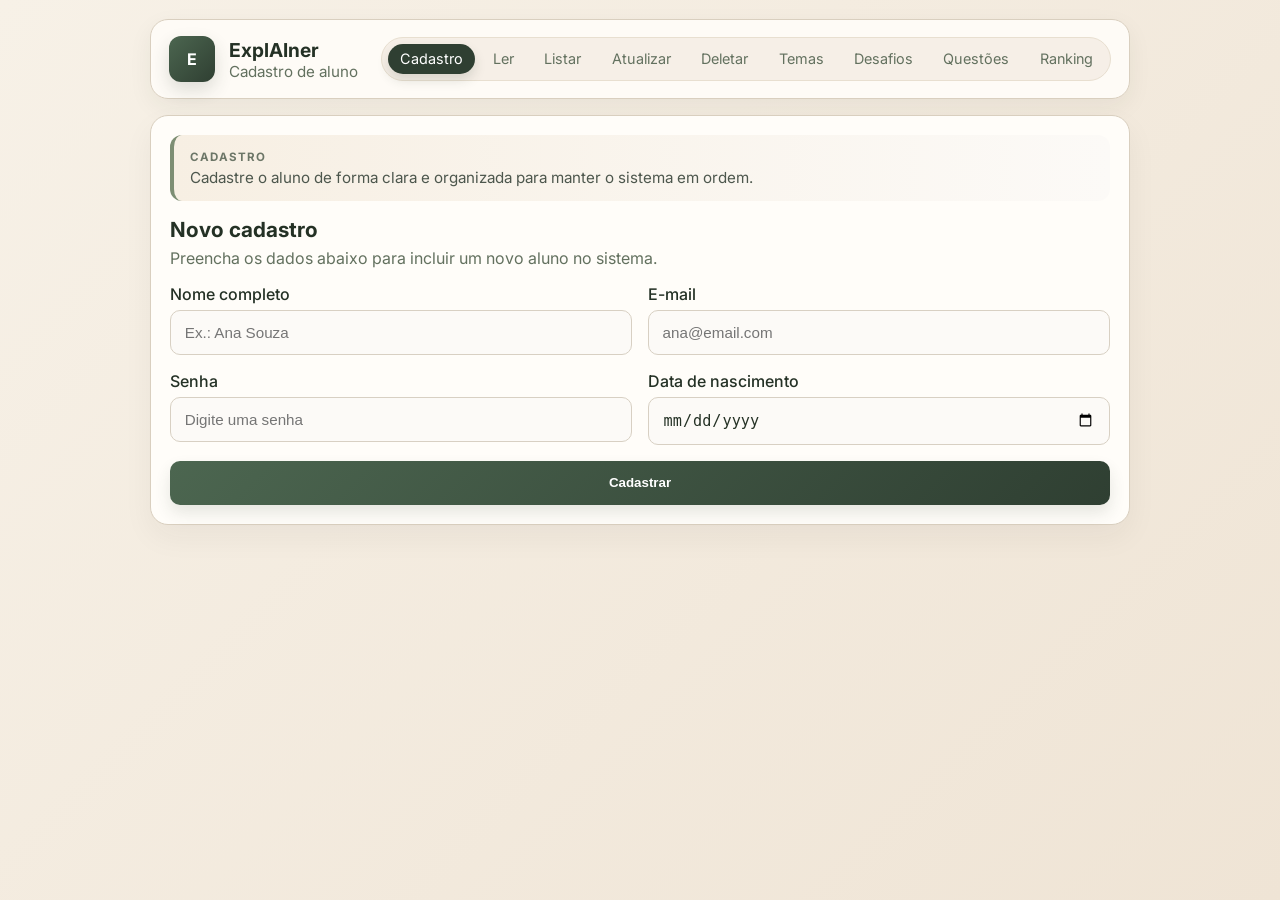
<file: frontend/index.html>
<!DOCTYPE html>
<html lang="pt-BR">

<head>
    <meta charset="UTF-8">
    <meta name="viewport" content="width=device-width, initial-scale=1.0">
    <title>ExplAIner | Cadastro</title>
    <link rel="preconnect" href="https://fonts.googleapis.com">
    <link rel="preconnect" href="https://fonts.gstatic.com" crossorigin>
    <link href="https://fonts.googleapis.com/css2?family=Inter:wght@400;500;600;700&display=swap" rel="stylesheet">
    <link rel="stylesheet" href="style.css">
</head>

<body>
    <div class="pagina">
        <header class="cabecalho">
            <div class="marca">
                <span class="logo">E</span>
                <div>
                    <h1>ExplAIner</h1>
                    <p>Cadastro de aluno</p>
                </div>
            </div>

            <nav class="menu-navegacao">
                <a href="index.html" class="link-navegacao ativo">Cadastro</a>
                <a href="ler.html" class="link-navegacao">Ler</a>
                <a href="listar.html" class="link-navegacao">Listar</a>
                <a href="atualizar.html" class="link-navegacao">Atualizar</a>
                <a href="deletar.html" class="link-navegacao">Deletar</a>
                <a href="temas.html" class="link-navegacao">Temas</a>
                <a href="desafios.html" class="link-navegacao">Desafios</a>
                <a href="questoes.html" class="link-navegacao">Questões</a>
                <a href="ranking.html" class="link-navegacao">Ranking</a>
            </nav>
        </header>

<main class="conteudo">
    <section class="cartao">
        <div class="intro-bloco">
            <p class="intro-kicker">Cadastro</p>
            <p class="intro-text">Cadastre o aluno de forma clara e organizada para manter o sistema em ordem.</p>
        </div>
        <div class="titulo-cartao">
            <h2>Novo cadastro</h2>
            <p>Preencha os dados abaixo para incluir um novo aluno no sistema.</p>
        </div>

        <form class="grade-formulario" id="form-cadastro">
            <label class="campo">
                <span>Nome completo</span>
                <input type="text" name="nome" placeholder="Ex.: Ana Souza" required>
            </label>

            <label class="campo">
                <span>E-mail</span>
                <input type="email" name="email" placeholder="ana@email.com" required>
            </label>

            <label class="campo">
                <span>Senha</span>
                <input type="password" name="senha" placeholder="Digite uma senha" required>
            </label>

            <label class="campo">
                <span>Data de nascimento</span>
                <input type="date" name="data_nascimento" required>
            </label>

            <button type="submit" id="btn-enviar">Cadastrar</button>
        </form>

        <div id="mensagem-resposta" class="resultado" style="display: none;">
            <h3 id="resposta-titulo"></h3>
            <p id="resposta-corpo" class="texto-ajuda"></p>
        </div>
    </section>
</main>
</div>

<script src="script.js"></script>
    
</body>
</html>
</file>
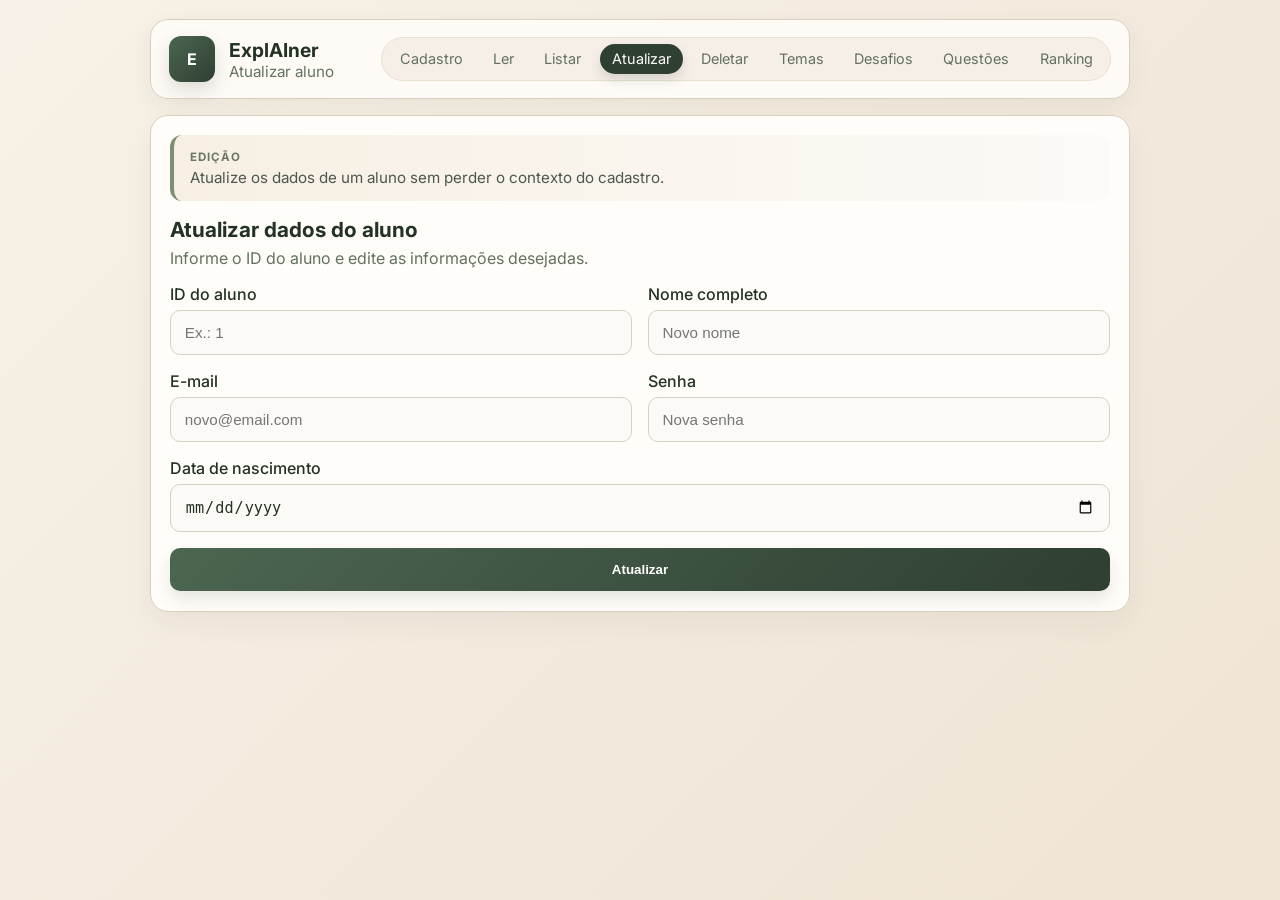
<file: frontend/atualizar.html>
<!DOCTYPE html>
<html lang="pt-BR">

<head>
    <meta charset="UTF-8">
    <meta name="viewport" content="width=device-width, initial-scale=1.0">
    <title>ExplAIner | Atualizar</title>
    <link rel="preconnect" href="https://fonts.googleapis.com">
    <link rel="preconnect" href="https://fonts.gstatic.com" crossorigin>
    <link href="https://fonts.googleapis.com/css2?family=Inter:wght@400;500;600;700&display=swap" rel="stylesheet">
    <link rel="stylesheet" href="style.css">
</head>

<body>
    <div class="pagina">
        <header class="cabecalho">
            <div class="marca">
                <span class="logo">E</span>
                <div>
                    <h1>ExplAIner</h1>
                    <p>Atualizar aluno</p>
                </div>
            </div>

            <nav class="menu-navegacao">
                <a href="index.html" class="link-navegacao">Cadastro</a>
                <a href="ler.html" class="link-navegacao">Ler</a>
                <a href="listar.html" class="link-navegacao">Listar</a>
                <a href="atualizar.html" class="link-navegacao ativo">Atualizar</a>
                <a href="deletar.html" class="link-navegacao">Deletar</a>
                <a href="temas.html" class="link-navegacao">Temas</a>
                <a href="desafios.html" class="link-navegacao">Desafios</a>
                <a href="questoes.html" class="link-navegacao">Questões</a>
                <a href="ranking.html" class="link-navegacao">Ranking</a>
            </nav>
        </header>

        <main class="conteudo">
    <section class="cartao">
        <div class="intro-bloco">
            <p class="intro-kicker">Edição</p>
            <p class="intro-text">Atualize os dados de um aluno sem perder o contexto do cadastro.</p>
        </div>
        <div class="titulo-cartao">
            <h2>Atualizar dados do aluno</h2>
            <p>Informe o ID do aluno e edite as informações desejadas.</p>
        </div>

        <form class="grade-formulario" id="form-atualizar">
            <label class="campo">
                <span>ID do aluno</span>
                <input type="number" id="atualizar-id" placeholder="Ex.: 1" required>
            </label>

            <label class="campo">
                <span>Nome completo</span>
                <input type="text" name="nome" placeholder="Novo nome">
            </label>

            <label class="campo">
                <span>E-mail</span>
                <input type="email" name="email" placeholder="novo@email.com">
            </label>

            <label class="campo">
                <span>Senha</span>
                <input type="password" name="senha" placeholder="Nova senha">
            </label>

            <label class="campo campo-longo">
                <span>Data de nascimento</span>
                <input type="date" name="data_nascimento">
            </label>

            <button type="submit" id="btn-atualizar">Atualizar</button>
        </form>

        <div id="mensagem-atualizar" class="resultado" style="display: none; margin-top: 1.1rem;">
            <h3 id="atualizar-titulo"></h3>
            <p id="atualizar-corpo" class="texto-ajuda"></p>
        </div>
    </section>
</main>
</div>

<script src="atualizar.js"></script>

</body>
</html>
</file>
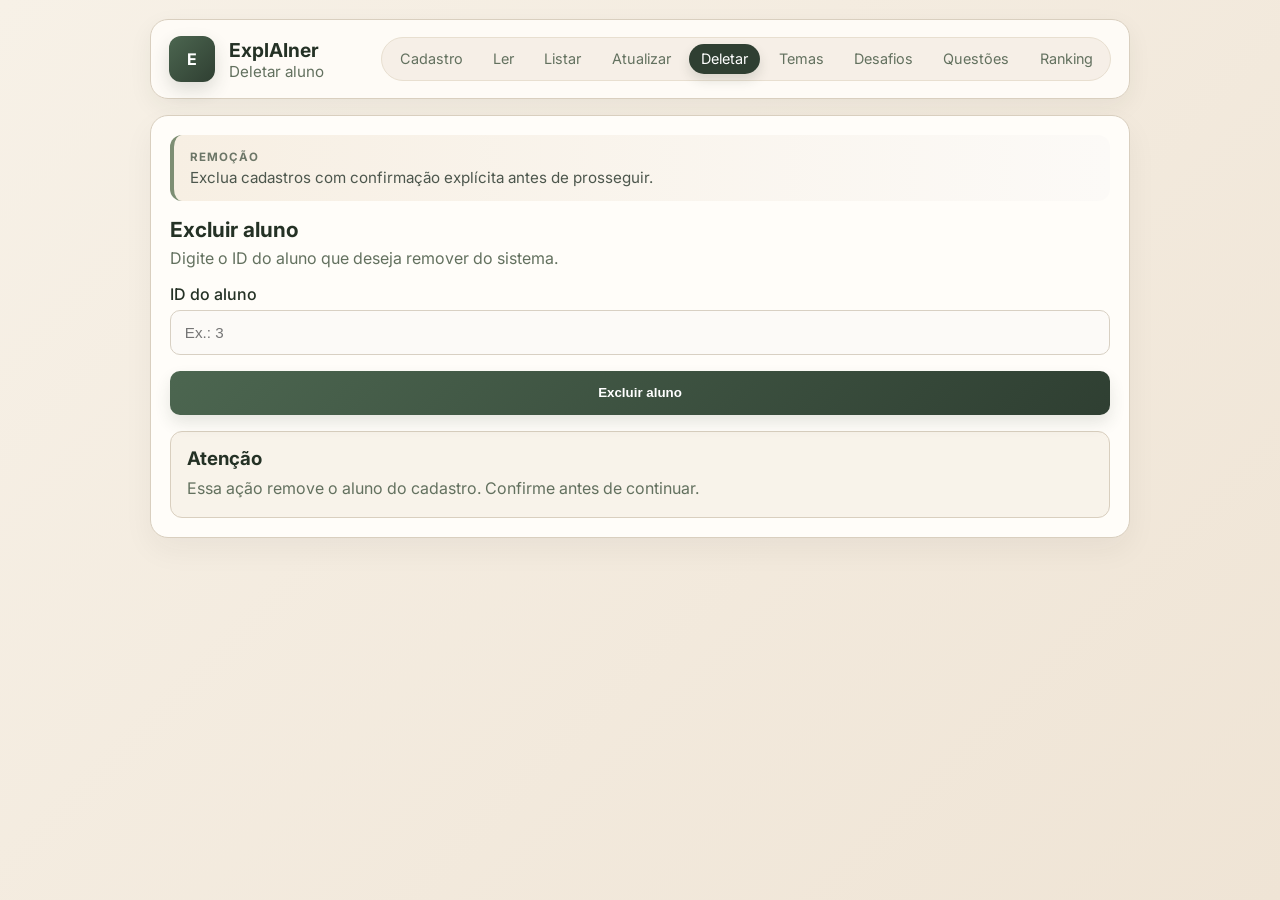
<file: frontend/deletar.html>
<!DOCTYPE html>
<html lang="pt-BR">

<head>
    <meta charset="UTF-8">
    <meta name="viewport" content="width=device-width, initial-scale=1.0">
    <title>ExplAIner | Deletar</title>
    <link rel="preconnect" href="https://fonts.googleapis.com">
    <link rel="preconnect" href="https://fonts.gstatic.com" crossorigin>
    <link href="https://fonts.googleapis.com/css2?family=Inter:wght@400;500;600;700&display=swap" rel="stylesheet">
    <link rel="stylesheet" href="style.css">
</head>

<body>
    <div class="pagina">
        <header class="cabecalho">
            <div class="marca">
                <span class="logo">E</span>
                <div>
                    <h1>ExplAIner</h1>
                    <p>Deletar aluno</p>
                </div>
            </div>

            <nav class="menu-navegacao">
                <a href="index.html" class="link-navegacao">Cadastro</a>
                <a href="ler.html" class="link-navegacao">Ler</a>
                <a href="listar.html" class="link-navegacao">Listar</a>
                <a href="atualizar.html" class="link-navegacao">Atualizar</a>
                <a href="deletar.html" class="link-navegacao ativo">Deletar</a>
                <a href="temas.html" class="link-navegacao">Temas</a>
                <a href="desafios.html" class="link-navegacao">Desafios</a>
                <a href="questoes.html" class="link-navegacao">Questões</a>
                <a href="ranking.html" class="link-navegacao">Ranking</a>
            </nav>
        </header>

        <main class="conteudo">
    <section class="cartao">
        <div class="intro-bloco">
            <p class="intro-kicker">Remoção</p>
            <p class="intro-text">Exclua cadastros com confirmação explícita antes de prosseguir.</p>
        </div>
        <div class="titulo-cartao">
            <h2>Excluir aluno</h2>
            <p>Digite o ID do aluno que deseja remover do sistema.</p>
        </div>

        <form class="grade-formulario" id="form-deletar">
            <label class="campo campo-longo">
                <span>ID do aluno</span>
                <input type="number" id="deletar-id" placeholder="Ex.: 3" required>
            </label>

            <button type="submit" id="btn-deletar" style="background-color: #dc2626;">Excluir aluno</button>
        </form>

        <div class="resultado" id="mensagem-deletar">
            <h3 id="deletar-titulo">Atenção</h3>
            <p id="deletar-corpo" class="texto-ajuda">Essa ação remove o aluno do cadastro. Confirme antes de continuar.</p>
        </div>
    </section>
</main>
</div>

<script src="deletar.js"></script>

</body>
</html>
</file>
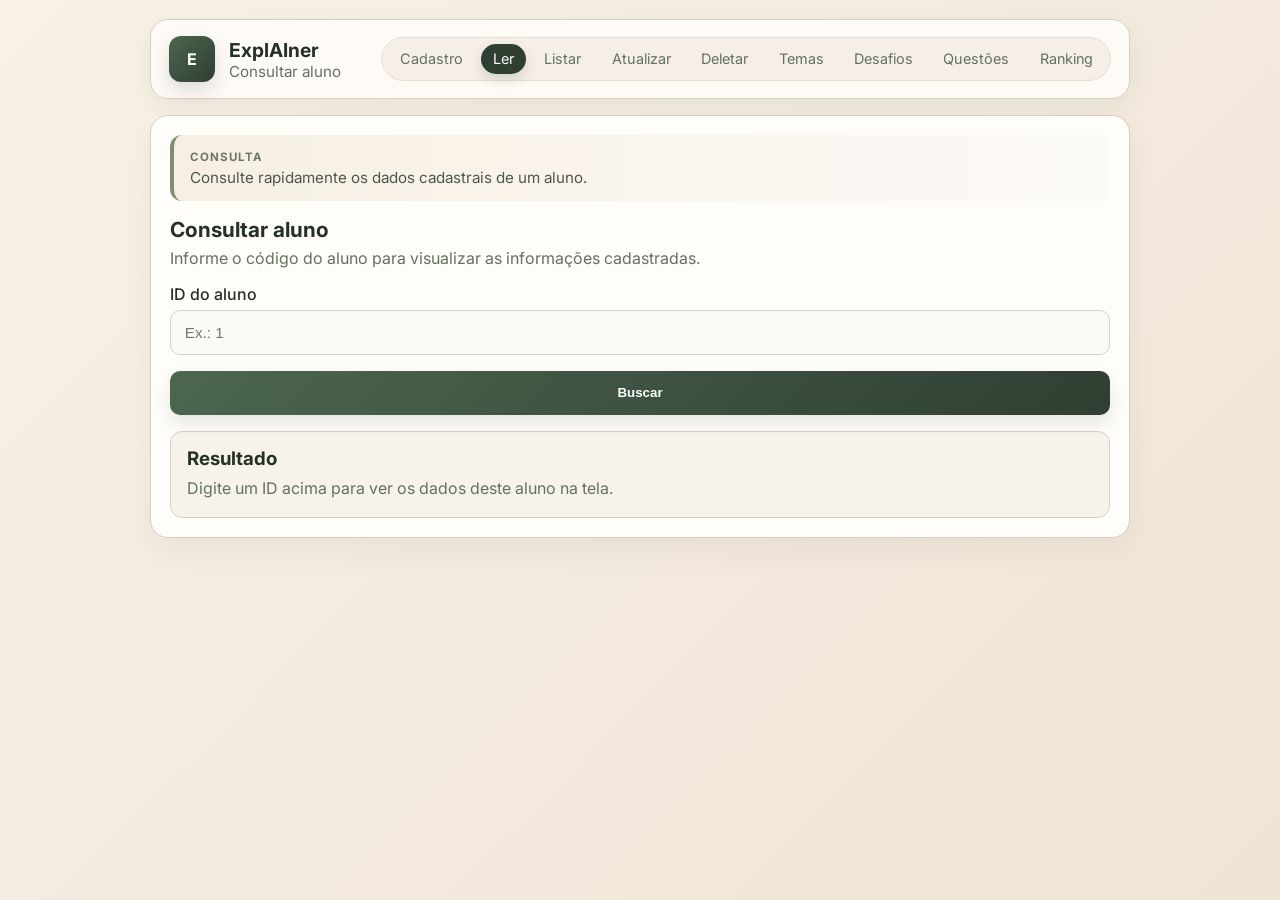
<file: frontend/ler.html>
<!DOCTYPE html>
<html lang="pt-BR">

<head>
    <meta charset="UTF-8">
    <meta name="viewport" content="width=device-width, initial-scale=1.0">
    <title>ExplAIner | Ler</title>
    <link rel="preconnect" href="https://fonts.googleapis.com">
    <link rel="preconnect" href="https://fonts.gstatic.com" crossorigin>
    <link href="https://fonts.googleapis.com/css2?family=Inter:wght@400;500;600;700&display=swap" rel="stylesheet">
    <link rel="stylesheet" href="style.css">
</head>

<body>
    <div class="pagina">
        <header class="cabecalho">
            <div class="marca">
                <span class="logo">E</span>
                <div>
                    <h1>ExplAIner</h1>
                    <p>Consultar aluno</p>
                </div>
            </div>

            <nav class="menu-navegacao">
                <a href="index.html" class="link-navegacao">Cadastro</a>
                <a href="ler.html" class="link-navegacao ativo">Ler</a>
                <a href="listar.html" class="link-navegacao">Listar</a>
                <a href="atualizar.html" class="link-navegacao">Atualizar</a>
                <a href="deletar.html" class="link-navegacao">Deletar</a>
                <a href="temas.html" class="link-navegacao">Temas</a>
                <a href="desafios.html" class="link-navegacao">Desafios</a>
                <a href="questoes.html" class="link-navegacao">Questões</a>
                <a href="ranking.html" class="link-navegacao">Ranking</a>
            </nav>
        </header>

      <main class="conteudo">
    <section class="cartao">
        <div class="intro-bloco">
            <p class="intro-kicker">Consulta</p>
            <p class="intro-text">Consulte rapidamente os dados cadastrais de um aluno.</p>
        </div>
        <div class="titulo-cartao">
            <h2>Consultar aluno</h2>
            <p>Informe o código do aluno para visualizar as informações cadastradas.</p>
        </div>

        <form class="grade-formulario" id="form-buscar">
            <label class="campo campo-longo">
                <span>ID do aluno</span>
                <input type="number" id="buscar-id" placeholder="Ex.: 1" required>
            </label>

            <button type="submit" id="btn-buscar">Buscar</button>
        </form>

        <div class="resultado" id="resultado-busca">
            <h3 id="busca-titulo">Resultado</h3>
            <div id="busca-corpo" class="texto-ajuda">
                Digite um ID acima para ver os dados deste aluno na tela.
            </div>
        </div>
    </section>
</main>
</div>

<script src="ler.js"></script>
</body>
</html>
</file>
<file: frontend/style.css>
* {
    margin: 0;
    padding: 0;
    box-sizing: border-box;
}

:root {
    --primaria: #2f3f32;
    --primaria-escura: #27362a;
    --fundo: #f4efe8;
    --fundo-escuro: #ebe0d2;
    --cartao: #fffdf9;
    --texto: #243125;
    --texto-suave: #63715f;
    --borda: #d9cfbf;
    --verde: #4b7a4f;
    --vermelho: #a54b3d;
}

body {
    font-family: 'Inter', sans-serif;
    min-height: 100vh;
    background: linear-gradient(135deg, #f7f1e7 0%, #efe4d5 100%);
    color: var(--texto);
}

.pagina {
    width: min(980px, 95vw);
    margin: 0 auto;
    padding: 1.2rem 0 2rem;
}

.cabecalho {
    margin-bottom: 1rem;
    display: flex;
    justify-content: space-between;
    align-items: center;
    gap: 1rem;
    padding: 1rem 1.1rem;
    border: 1px solid var(--borda);
    border-radius: 18px;
    background: rgba(255, 253, 249, 0.9);
    box-shadow: 0 8px 24px rgba(36, 49, 37, 0.06);
}

.marca {
    display: flex;
    align-items: center;
    gap: 0.9rem;
}

.logo {
    width: 46px;
    height: 46px;
    border-radius: 12px;
    display: grid;
    place-items: center;
    background: linear-gradient(135deg, #4c6650, #2f3f32);
    color: white;
    font-weight: 700;
    box-shadow: 0 8px 18px rgba(47, 63, 50, 0.16);
}

.marca h1 {
    font-size: 1.2rem;
    color: var(--texto);
}

.marca p {
    color: var(--texto-suave);
    font-size: 0.95rem;
}

.menu-navegacao {
    display: flex;
    gap: 0.4rem;
    flex-wrap: wrap;
    justify-content: flex-end;
    padding: 0.35rem;
    border: 1px solid #e8dfd0;
    border-radius: 999px;
    background: #f6efe7;
}

.link-navegacao {
    text-decoration: none;
    color: var(--texto-suave);
    padding: 0.5rem 0.75rem;
    border-radius: 999px;
    font-size: 0.9rem;
    transition: all 180ms ease;
    line-height: 1;
}

.link-navegacao.ativo,
.link-navegacao:hover {
    background: var(--primaria);
    color: white;
    box-shadow: 0 6px 12px rgba(47, 63, 50, 0.15);
}

.cartao {
    background: var(--cartao);
    border: 1px solid var(--borda);
    border-radius: 18px;
    padding: 1.2rem;
    box-shadow: 0 12px 30px rgba(36, 49, 37, 0.05);
}

.intro-bloco {
    margin-bottom: 1rem;
    padding: 0.9rem 1rem;
    border-left: 4px solid #7d8e73;
    border-radius: 12px;
    background: linear-gradient(90deg, #f7efe3, #fcfaf7);
}

.intro-kicker {
    font-size: 0.72rem;
    font-weight: 700;
    letter-spacing: 0.08em;
    text-transform: uppercase;
    color: #6c7667;
    margin-bottom: 0.25rem;
}

.intro-text {
    color: #4d574d;
    font-size: 0.95rem;
}

.titulo-cartao {
    margin-bottom: 1rem;
}

.titulo-cartao h2 {
    font-size: 1.3rem;
    margin-bottom: 0.35rem;
}

.titulo-cartao p {
    color: var(--texto-suave);
}

.grade-formulario {
    display: grid;
    grid-template-columns: 1fr 1fr;
    gap: 1rem;
}

.campo {
    display: flex;
    flex-direction: column;
    gap: 0.4rem;
    font-weight: 500;
}

.campo span {
    color: var(--texto);
}

input {
    border: 1px solid #d8d0c3;
    border-radius: 10px;
    padding: 0.8rem 0.85rem;
    font-size: 0.95rem;
    background: #fcfaf7;
    color: var(--texto);
}

input:focus {
    outline: none;
    border-color: #b1a88f;
    box-shadow: none;
}

.campo-longo {
    grid-column: 1 / -1;
}

button {
    grid-column: 1 / -1;
    border: none;
    border-radius: 10px;
    padding: 0.9rem 1rem;
    background: linear-gradient(135deg, #4c6650, #2f3f32);
    color: white;
    font-weight: 600;
    cursor: pointer;
    transition: transform 180ms ease, box-shadow 180ms ease;
    box-shadow: 0 8px 16px rgba(47, 63, 50, 0.12);
}

button:hover {
    transform: translateY(-1px);
    box-shadow: 0 10px 18px rgba(47, 63, 50, 0.16);
}

.resultado {
    margin-top: 1rem;
    padding: 0.95rem 1rem;
    border-radius: 12px;
    background: #f8f3ea;
    border: 1px solid var(--borda);
}

.resultado h3 {
    margin-bottom: 0.4rem;
}

.texto-ajuda {
    color: var(--texto-suave);
    line-height: 1.6;
}

@media (max-width: 700px) {
    .cabecalho {
        flex-direction: column;
        align-items: flex-start;
    }

    .menu-navegacao {
        width: 100%;
        border-radius: 14px;
        justify-content: flex-start;
    }

    .grade-formulario {
        grid-template-columns: 1fr;
    }
}
</file>
